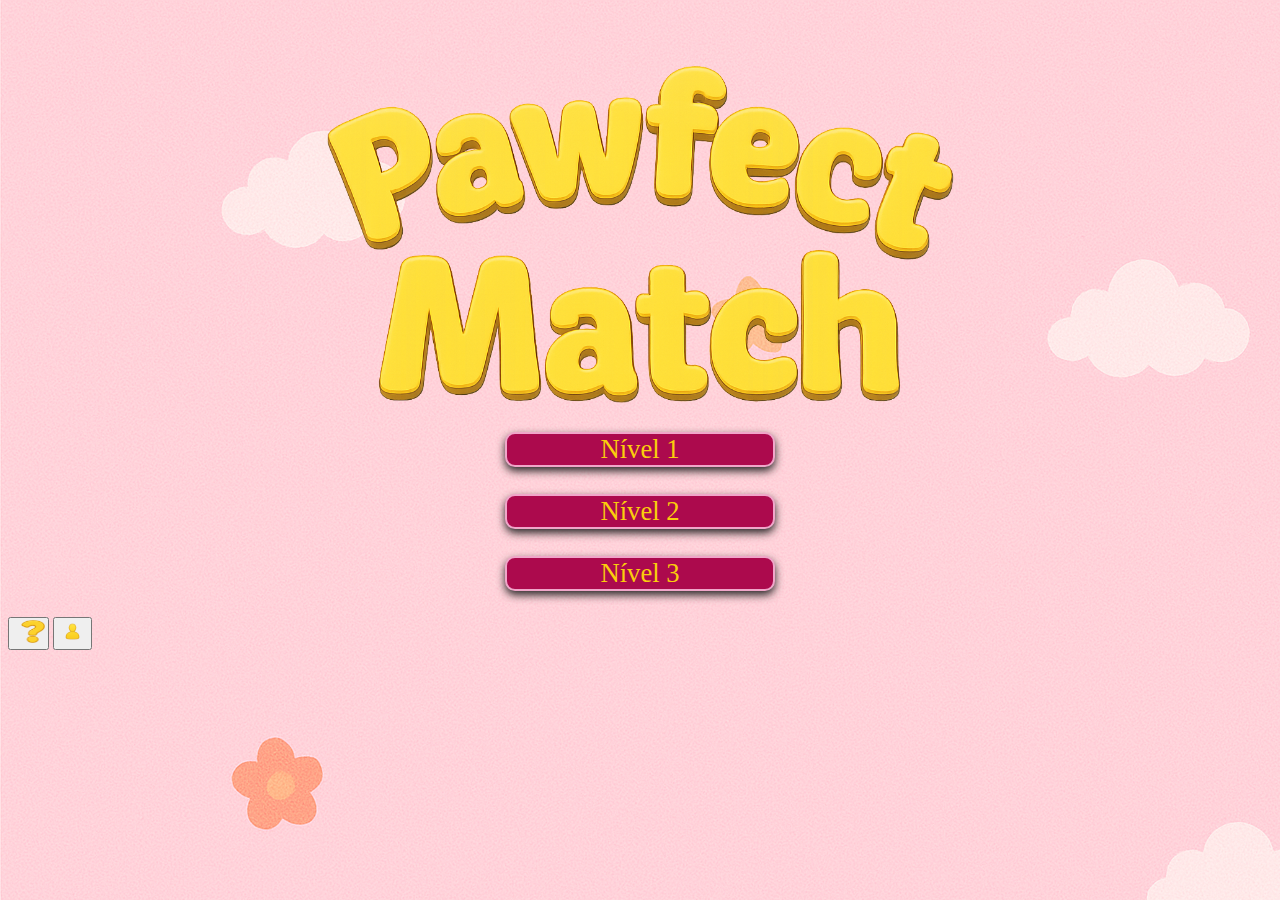
<file: index.html>
<!DOCTYPE html>
<html lang="pt">
<head>
    <meta charset="UTF-8">
    <meta name="viewport" content="width=device-width, initial-scale=1.0">
    <title>Pawfect Match</title>
    <link rel="icon" href="img/Coelhinho.png">
    <link rel="stylesheet" href="estilo/home.css">
    <link rel="stylesheet" href="estilo/responsividade.css">
</head>
<body>
    <div id="container">
        <header id="cab">
            <img id="titulo" src="img/titulo.png" alt="logo">
        </header>

        <!-- BOTÕES NIVEIS -->
        <nav id="menu"> 
            <a class="niveis" href="nivel1.html">Nível 1 </a>
            <a class="niveis" href="nivel2.html">Nível 2 </a>
            <a class="niveis" href="nivel3.html">Nível 3 </a>
        </nav>

        <!-- BOTÕES  -->
        <section id="main">
            <button id="btn1" class="button"> 
                <a id="como" href="comoJoga.html">
                    <img class="ft_botao" id="ftbotaocomo" src="img/comoimg.png" alt="home">
                </a>
            </button>
            
            <button id="btn2" class="button"> 
                <a id="sobre" href="sobreEquipe.html">
                    <img class="ft_botao" id="ftbotaosobre" src="img/equipe.png" alt="equipe"> 
                </a>
            </button>
        </section>
        <footer id="rod"></footer>
    </div>
</body>
</html>
</file>
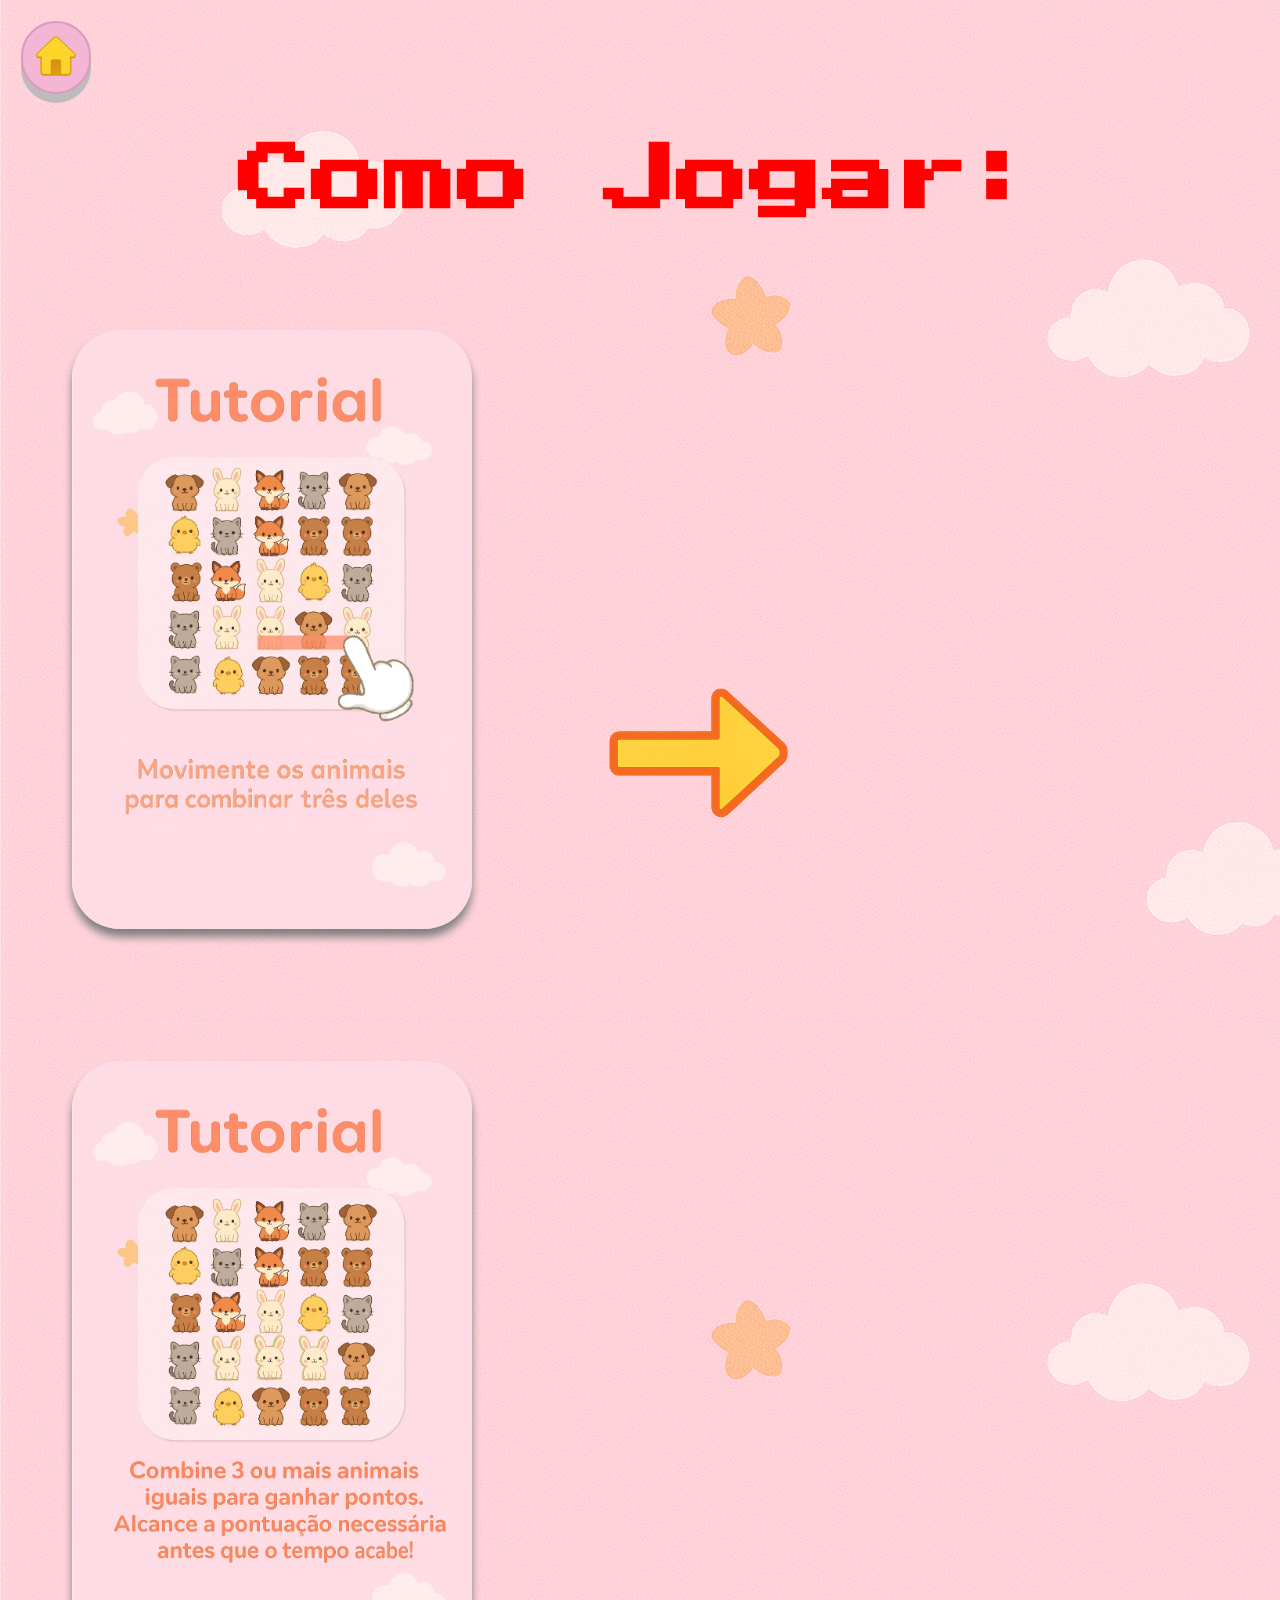
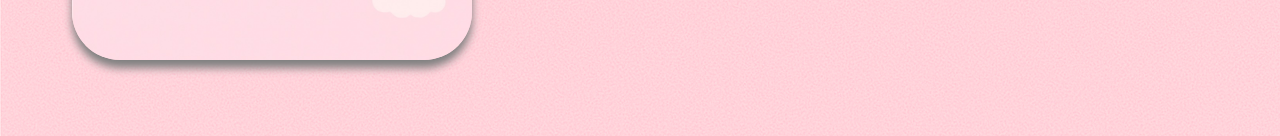
<file: comoJoga.html>
<!DOCTYPE html>
<html lang="pt">
<head>
    <meta charset="UTF-8">
    <meta name="viewport" content="width=device-width, initial-scale=1.0">
    <title>Jogo</title>
    <link rel="icon" href="img/Coelhinho.png">

    <script src="script/jogo.js"></script>
    <link rel="stylesheet" href="estilo/sobre_como.css">
</head>
<body>
    <div id="container">
        <button class="button"> 
            <a href="index.html"> 
                <img  id="botaoHome" src="img/home.png" alt="index">
            </a> 
        </button> 
        <header id="cab"> 
            <h1> Como Jogar: </h1>
        </header>
        <section id="main"> 
            <img class="tutorial" src="img/tutorial_1.jpg" alt="">
            <img id="seta" src="img/seta.png" alt="">
            <img class="tutorial" src="img/tutorial_2.jpg" alt="">
           
        </section>
        <footer id="rod"></footer>
    </div> 
</body>
</html>
</file>
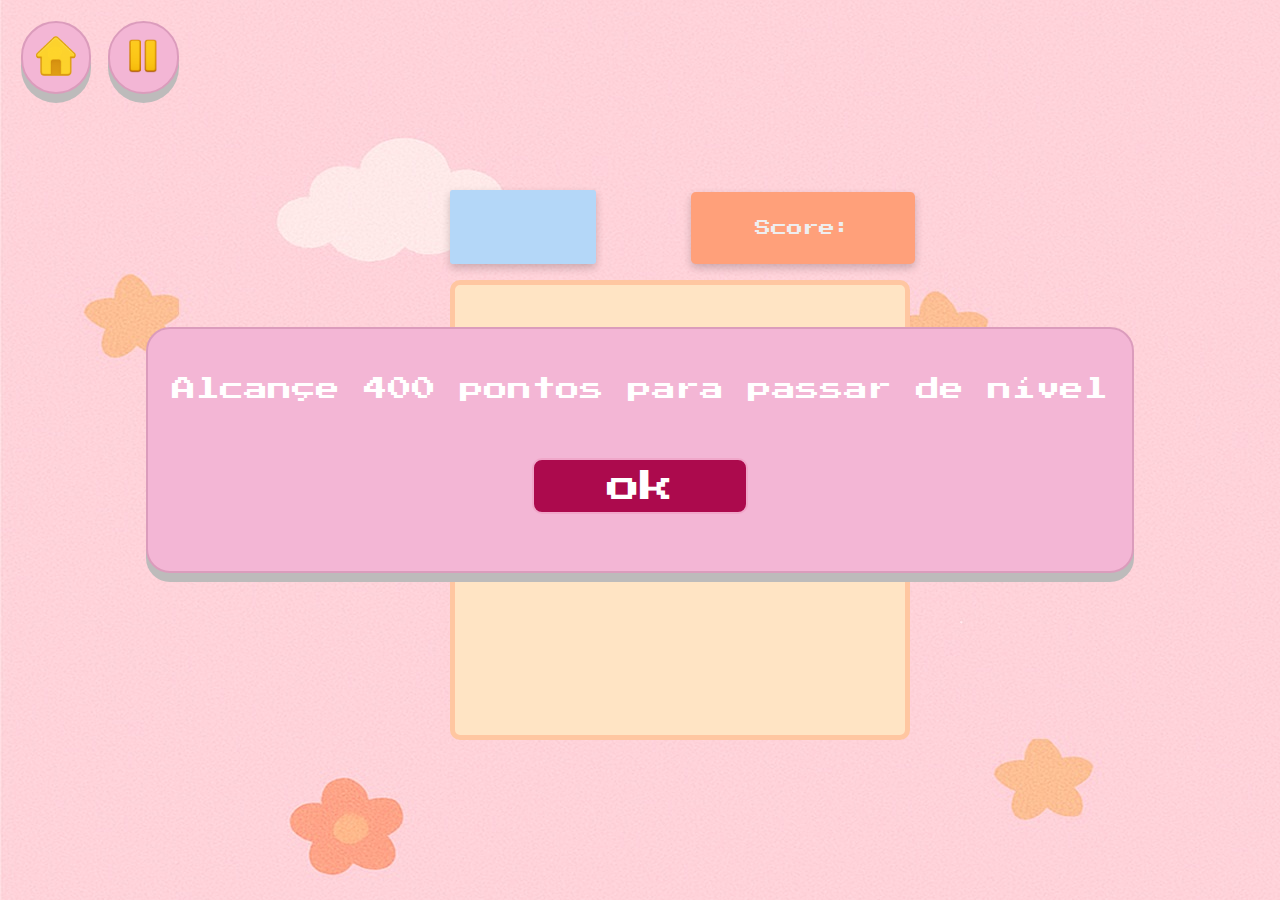
<file: nivel1.html>
<!DOCTYPE html>
<html lang="pt">

<head>
    <meta charset="UTF-8">
    <meta name="viewport" content="width=device-width, initial-scale=1.0">
    <title>Pawfect Match</title>
    <link rel="icon" href="img/Coelhinho.png">
    <link rel="stylesheet" href="estilo/jogo.css">
    <link rel="stylesheet" href="estilo/responsividade.css">

</head>

<body>

    <div id="container">
        <button class="button">
            <a href="index.html">
                <img id="botaoHome" src="img/home.png" alt="index">
            </a>
        </button>

         <button onclick="btnPause()"   class="button">  
                <img  id="botaoPause" src="img/pause.png" alt="index"> 
        </button> 


        <header id="cab"></header>

        <section id="main">
            <div id="timer"></div>

            <div class="score">
                <span id="labelScore"> Score: </span><span id="score"></span>
            </div>

            <div id="board">

            </div>
        </section>

        <footer id="rod"></footer>


    </div>

    <div id="modal_container">
        <!-- regra inicial -->
        <div class="modal" id="regra">
            <p>Alcançe 400 pontos para passar de nível</p>
            <button class="botaoModal" id="botao_ok_regra">ok</button><!-- botao de ok -->
        </div>

        <!-- perdeu -->
        <div id="perdeu" class="modal modal-escondido">

            <p> Você perdeu!!! </p>

            <div class="modalBtnContainer">

                <a class="botaoModal botaoDeNovo" href="nivel1.html"><!--botao jogar novamente  -->
                    <img src="img/denovo.png" alt="denovo">
                </a>

                <a class="botaoModal" href="index.html"><!-- botao do home  -->
                    <img src="img/home.png" alt="index">
                </a>

            </div>
        </div>


        <!-- ganhou -->
        <div id="ganhou" class="modal modal-escondido">
            <p> Você ganhou!!! </p>

            <div class="modalBtnContainer">

                <a class="botaoModal botaoDeNovo" href="nivel1.html">
                    <img src="img/denovo.png" alt="denovo">
                </a>

                <a class="botaoModal" href="nivel2.html">
                    <img src="img/proximo.png" alt="proximonivel">
                </a>

            </div>
        </div>

        <!--pause-->
        <div id="pause" class="modal modal-escondido">
            <p>Jogo pausado</p>

            <div class="modalBtnContainer">
                <a class="botaoModal" href="index.html">
                    <img src="img/home.png" alt="index"><!-- botao do home -->
                </a>


                <button id="btnResume" class="botaoModal"> 
                    <img src="img/replay.png" alt="replay"> <!--botao de resumir jogo-->
                </button>

            </div>
        </div>
    </div>



    <script src="script/jogo.js"></script>
    <script src="script/nivel1.js"></script>
</body>

</html>
</file>
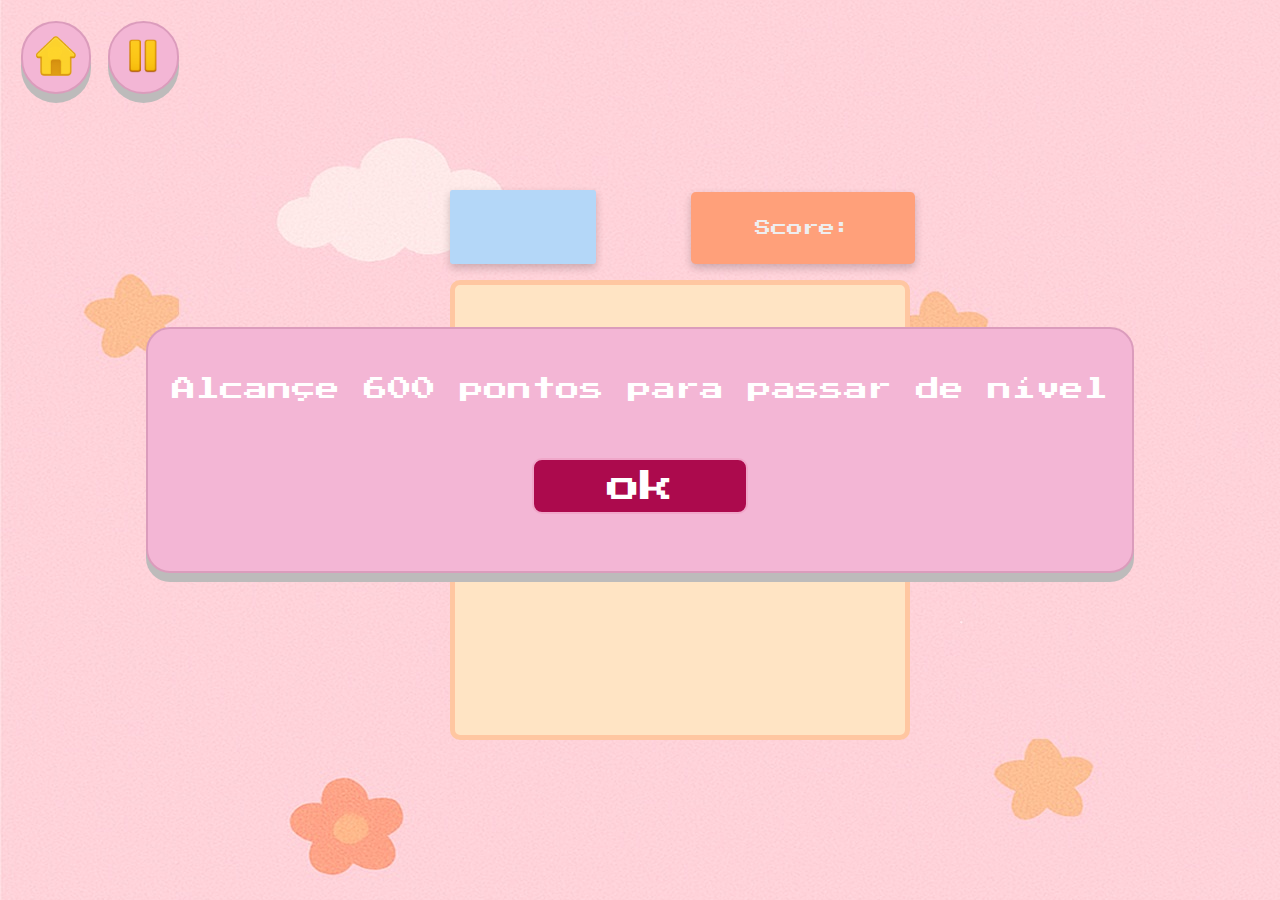
<file: nivel2.html>
<!DOCTYPE html>
<html lang="pt">

<head>
    <meta charset="UTF-8">
    <meta name="viewport" content="width=device-width, initial-scale=1.0">
    <title>Pawfect Match</title>
    <link rel="icon" href="img/Coelhinho.png">
    <link rel="stylesheet" href="estilo/jogo.css">
    <link rel="stylesheet" href="estilo/responsividade.css">

</head>

<body>

    <div id="container">
        <button class="button">
            <a href="index.html">
                <img id="botaoHome" src="img/home.png" alt="index">
            </a>
        </button>


         <button onclick="btnPause()"   class="button">  
                <img  id="botaoPause" src="img/pause.png" alt="index"> 
        </button> 


        <header id="cab"></header>

        <section id="main">
            <div id="timer"></div>

            <div class="score">
                <span id="labelScore"> Score: </span><span id="score"></span>
            </div>

            <div id="board">

            </div>
        </section>

        <div id="modal_container">
            <!-- regra inicial -->
            <div class="modal" id="regra">
                <p>Alcançe 600 pontos para passar de nível</p>
                <button class="botaoModal" id="botao_ok_regra">ok</button><!-- botao de ok -->
            </div>

            <!-- perdeu -->
            <div id="perdeu" class="modal modal-escondido">

                <p> Você perdeu!!! </p>

                <div class="modalBtnContainer">
                    
                    <a class="botaoModal" id="botaoDeNovo" href="nivel2.html"><!--botao jogar novamente  -->
                        <img src="img/denovo.png" alt="denovo">
                    </a>

                    <a class="botaoModal" href="index.html"><!-- botao do home  -->
                        <img src="img/home.png" alt="index">
                    </a>

                </div>
            </div>


            <!-- ganhou -->
            <div id="ganhou" class="modal modal-escondido">
                <p> Você ganhou!!! </p>

                <div class="modalBtnContainer">

                    <a class="botaoModal" id="botaoDeNovo2" href="nivel2.html">
                        <img src="img/denovo.png" alt="denovo">
                    </a>

                    <a class="botaoModal" href="nivel3.html">
                        <img src="img/proximo.png" alt="proximo">
                    </a>

                </div>
            </div>

            <!--pause-->
            <div id="pause" class="modal modal-escondido">
                <p>Jogo pausado</p>

                <div class="modalBtnContainer">
                    <a class="botaoModal" href="index.html">
                        <img src="img/home.png" alt="index"><!-- botao do home -->
                    </a>


                    <button id="btnResume" class="botaoModal">
                        <img src="img/replay.png" alt="replay"> <!--botao de resumir jogo-->
                    </button>

                </div>
            </div>
        </div>

        <footer id="rod"></footer>

        <script src="script/jogo.js"></script>
        <script src="script/nivel2.js"></script>
</body>

</html>
</file>
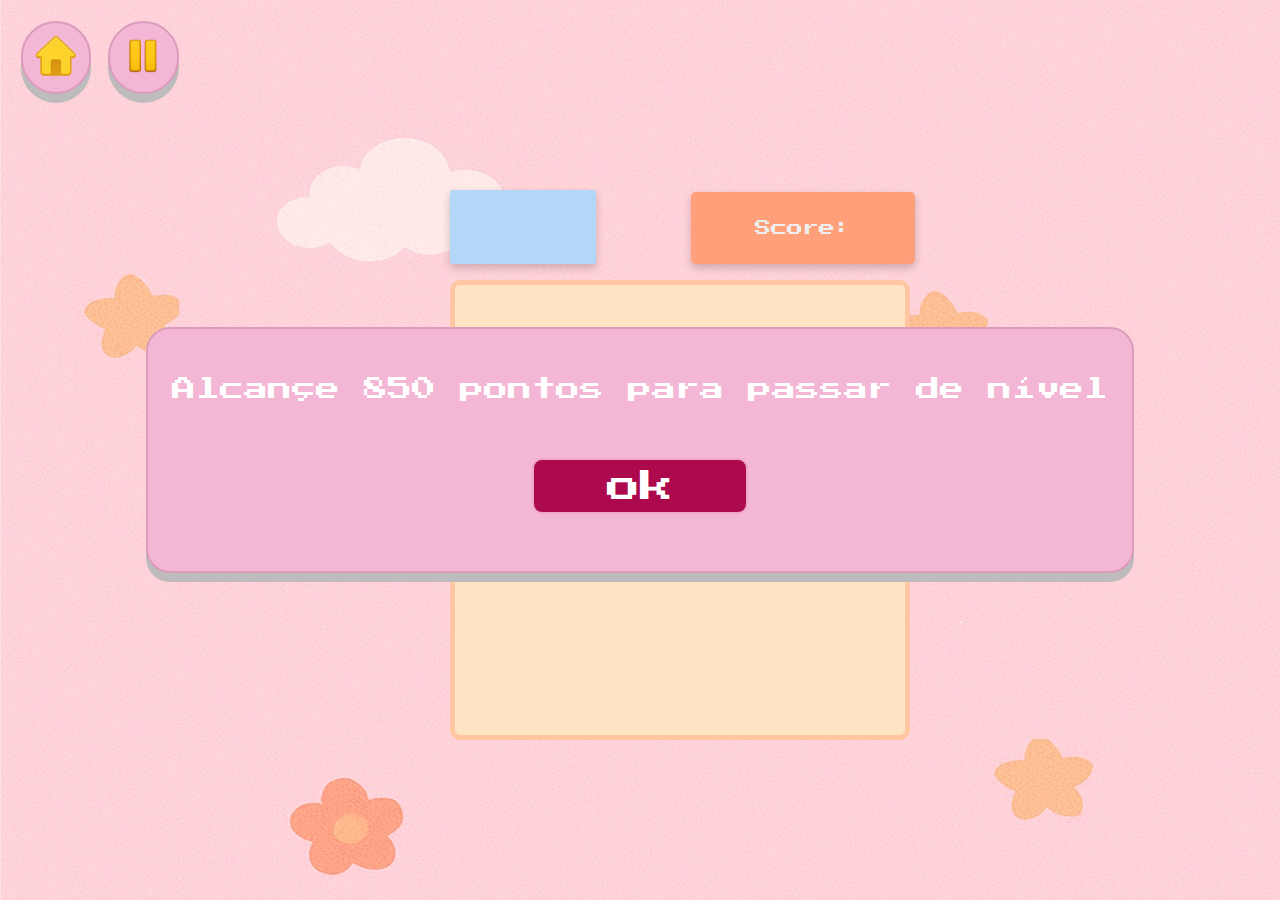
<file: nivel3.html>
<!DOCTYPE html>
<html lang="pt">

<head>
    <meta charset="UTF-8">
    <meta name="viewport" content="width=device-width, initial-scale=1.0">
    <title>Pawfect Match</title>
    <link rel="icon" href="img/Coelhinho.png">
    <link rel="stylesheet" href="estilo/jogo.css">
    <link rel="stylesheet" href="estilo/responsividade.css">

</head>

<body>

    <div id="container">
        <button class="button">
            <a href="index.html">
                <img id="botaoHome" src="img/home.png" alt="index">
            </a>
        </button>

         <button onclick="btnPause()"   class="button">  
                <img  id="botaoPause" src="img/pause.png" alt="index"> 
        </button> 


        <header id="cab"></header>

        <section id="main">
            <div id="timer"></div>

            <div class="score">
                <span id="labelScore"> Score: </span><span id="score"></span>
            </div>

            <div id="board">

            </div>
        </section>

        <div id="modal_container">
            <!-- regra inicial -->
            <div class="modal" id="regra">
                <p>Alcançe 850 pontos para passar de nível</p>
                <button class="botaoModal" id="botao_ok_regra">ok</button><!-- botao de ok -->
            </div>

            <!-- perdeu -->
            <div id="perdeu" class="modal modal-escondido">

                <p> Você perdeu!!! </p>

                <div class="modalBtnContainer">
                    <a class="botaoModal" href="index.html"><!-- botao do home  -->
                        <img src="img/home.png" alt="index">
                    </a>


                    <a class="botaoModal" id="botaoDeNovo" href="nivel3.html"><!--botao jogar novamente  -->
                        <img src="img/denovo.png" alt="denovo">
                    </a>

                </div>
            </div>


            <!-- ganhou -->
            <div id="ganhou" class="modal modal-escondido">
                <p> Você ganhou!!! </p>
                <p> Último nível </p>

                <div class="modalBtnContainer">


                    <a class="botaoModal" href="index.html"><!-- botao do home  -->
                        <img src="img/home.png" alt="index">
                    </a>


                    <a class="botaoModal" id="botaoDeNovo2" href="nivel3.html">
                        <img src="img/denovo.png" alt="denovo">
                    </a>

                </div>
            </div>

            <!--pause-->
            <div id="pause" class="modal modal-escondido">
                <p>Jogo pausado</p>

                <div class="modalBtnContainer">
                    <a class="botaoModal" href="index.html">
                        <img src="img/home.png" alt="index"><!-- botao do home -->
                    </a>


                    <button id="btnResume" class="botaoModal"> 
                        <img src="img/replay.png" alt="replay"><!--botao de resumir jogo-->
                    </button>

                </div>
            </div>
        </div>

        <footer id="rod"></footer>

        <script src="script/jogo.js"></script>
        <script src="script/nivel3.js"></script>
</body>

</html>
</file>
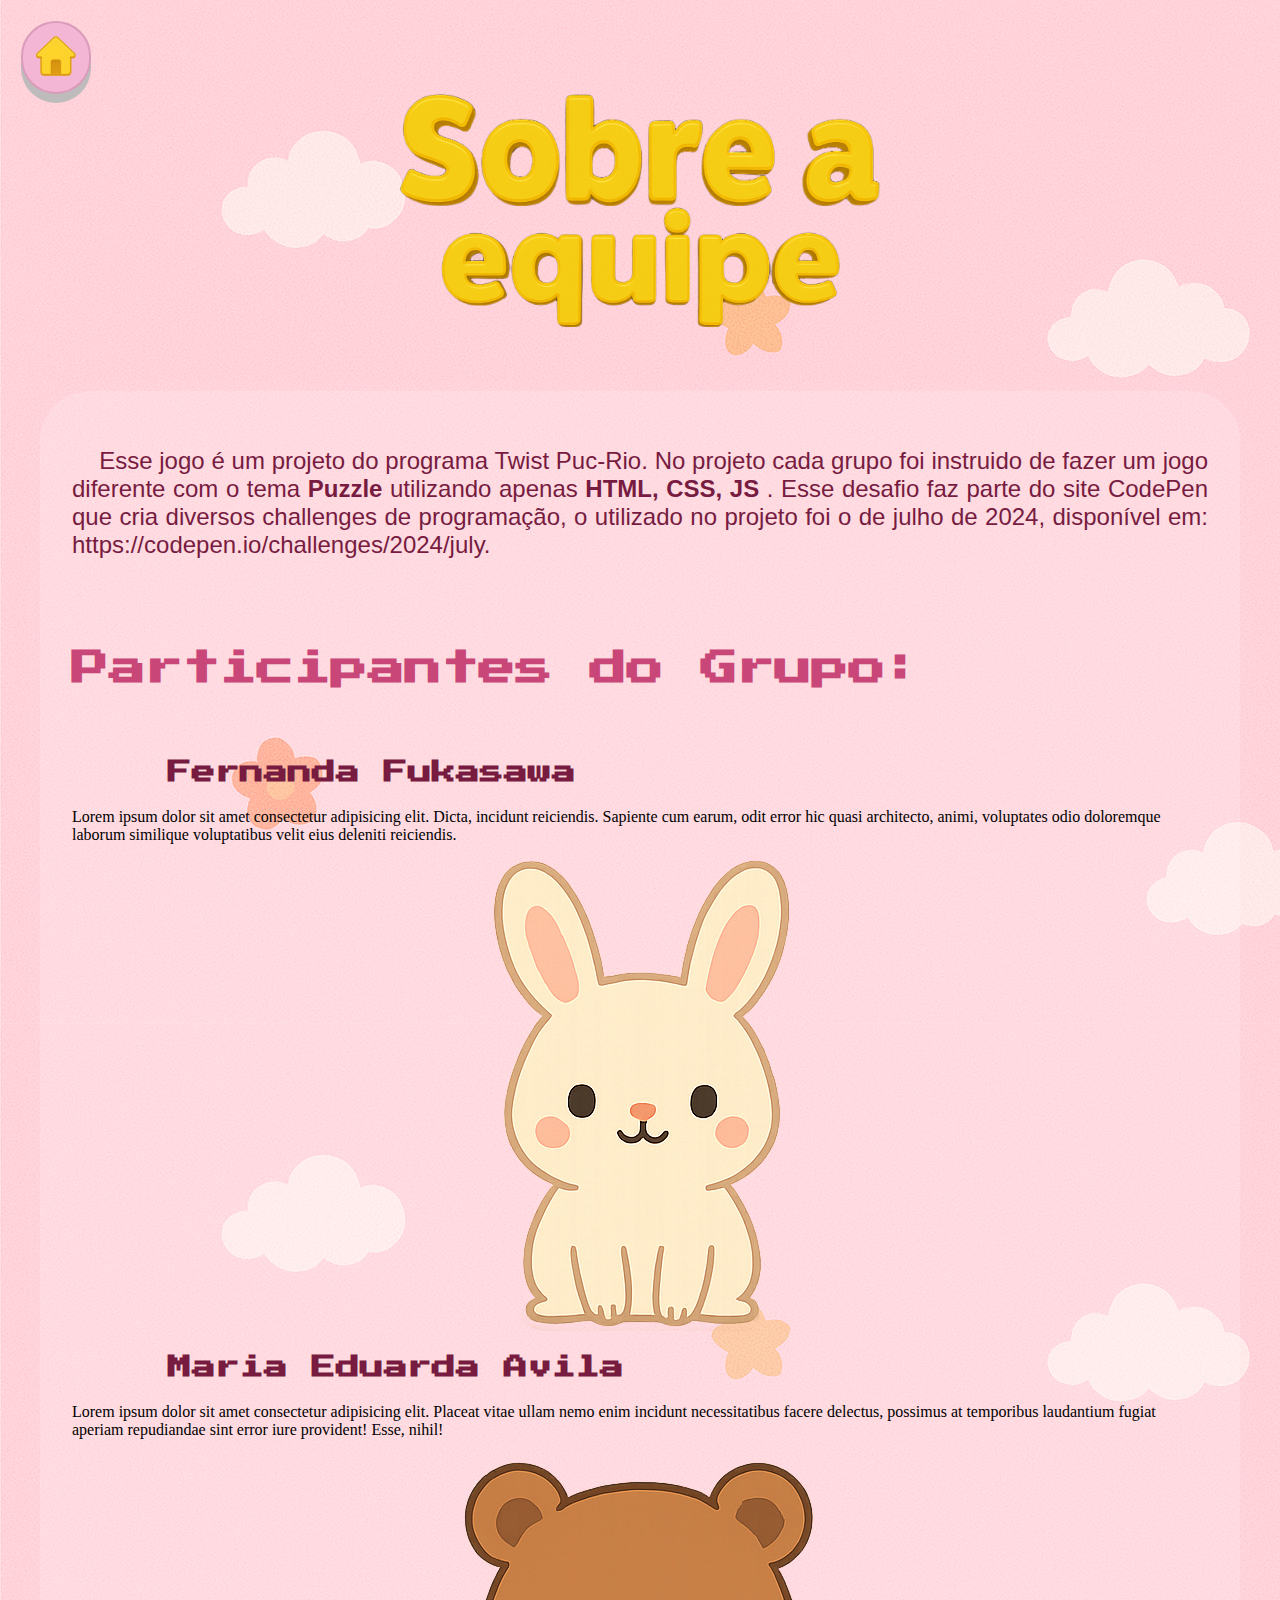
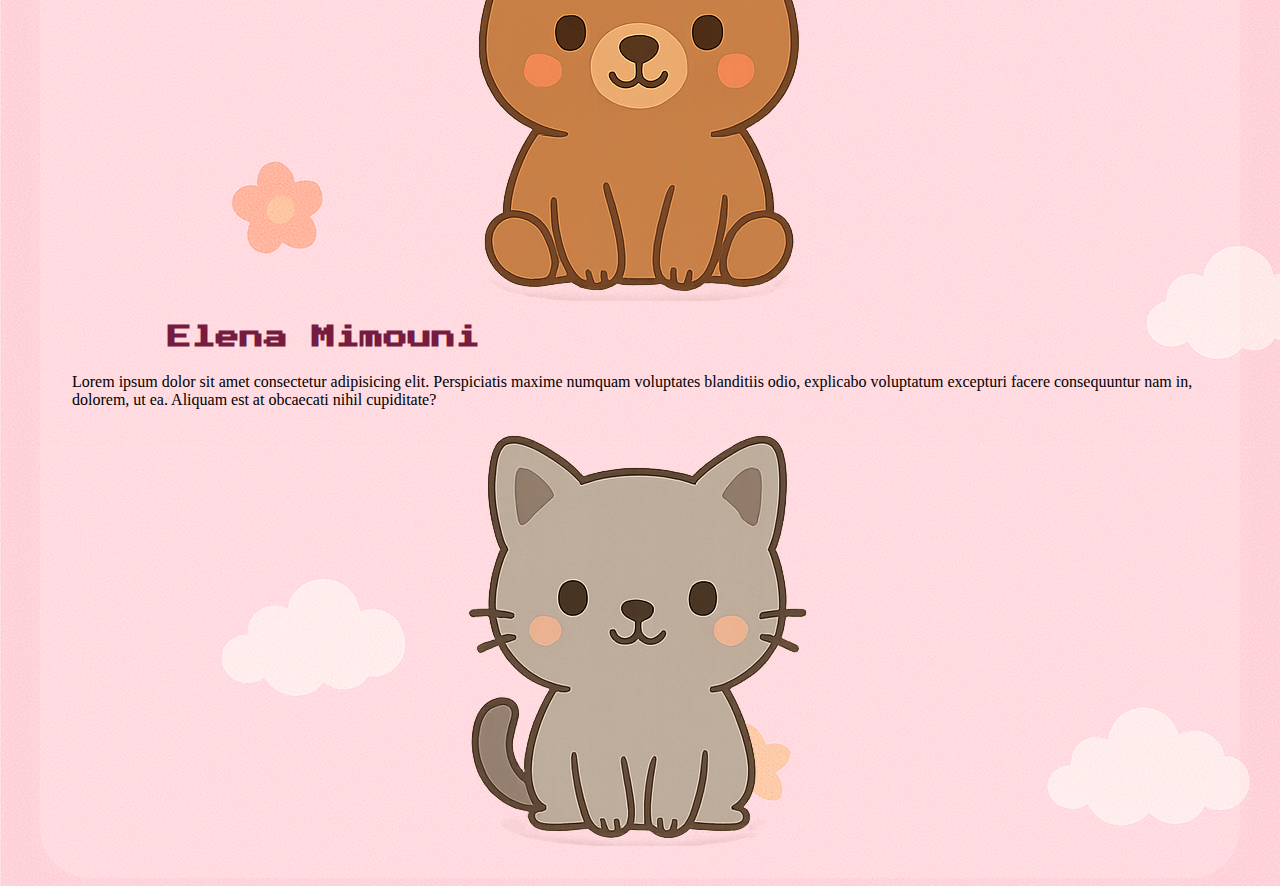
<file: sobreEquipe.html>
<!DOCTYPE html>
<html lang="pt">
<head>
    <meta charset="UTF-8">
    <meta name="viewport" content="width=device-width, initial-scale=1.0">
    <title>Jogo</title>
    <link rel="icon" href="img/Coelhinho.png">
    <script src="script/jogo.js"></script>
    <link rel="stylesheet" href="estilo/sobre_como.css">
    <link rel="stylesheet" href="estilo/responsividade.css">
</head>
<body>
    <div id="container">
        <button class="button"> 
            <a href="index.html"> 
                <img  id="botaoHome" src="img/home.png" alt="index">
            </a> 
        </button> 

        <header id="cab"> 
            <img id="tituloSobre" src="img/sobre a .png" alt="logo">
            <img id="tituloEquipe" src="img/equipe(frase).png" alt="logo">
        </header>

        <section id="box"> 
            <p id="explicacao"> 
                &nbsp; &nbsp; Esse jogo é um projeto do programa Twist Puc-Rio. No projeto cada grupo foi instruido de fazer um jogo diferente com 
                o tema <strong> Puzzle </strong> utilizando apenas <strong> HTML, CSS, JS </strong>. Esse desafio faz parte do site CodePen 
                que cria diversos challenges de programação, o utilizado no projeto foi o de julho de 2024, 
                disponível em:  https://codepen.io/challenges/2024/july.
            </p>
            </br> 
            <br/> 
            <h2 id="integrantes"> Participantes do Grupo: </h2></br>
            <h3 class="integrantes">&nbsp; &nbsp; Fernanda Fukasawa </h3>
            <p> Lorem ipsum dolor sit amet consectetur adipisicing elit. Dicta, incidunt reiciendis. Sapiente cum earum, odit error hic quasi architecto, animi, voluptates odio doloremque laborum similique voluptatibus velit eius deleniti reiciendis. </p>
            <img id="foto" src="img/Coelhinho.png" alt="foto">
            <h3 class="integrantes">&nbsp; &nbsp; Maria Eduarda Avila </h3>
            <p> Lorem ipsum dolor sit amet consectetur adipisicing elit. Placeat vitae ullam nemo enim incidunt necessitatibus facere delectus, possimus at temporibus laudantium fugiat aperiam repudiandae sint error iure provident! Esse, nihil! </p>
            <img id="foto" src="img/Ursinho.png" alt="foto">
            <h3 class="integrantes">&nbsp; &nbsp; Elena Mimouni  </h3>
            <p> Lorem ipsum dolor sit amet consectetur adipisicing elit. Perspiciatis maxime numquam voluptates blanditiis odio, explicabo voluptatum excepturi facere consequuntur nam in, dolorem, ut ea. Aliquam est at obcaecati nihil cupiditate?</p>
            <img id="foto" src="img/Gatinho.png" alt="foto">
        </section>
        <footer id="rod"></footer>
    </div> 
</body>
</html>
</file>
<file: estilo/home.css>
#titulo{
    display: center; 
    text-align: center;
    width: 45em;
    height: 20em;
    display: flex;
    justify-content: center; 
    align-items: center; 
    margin: 0 auto; 
    margin-top: 5%; 
}

#botaocomo{
    width: 3.5em; 
    height: 3.5em;
} 

#botaosobre{
    width: 3.6em; 
    height: 3.6em;
}


.button2{
    cursor: pointer;
    border:rgb(219, 156, 188)  2px solid ; 
    background-color: rgb(243, 182, 213) ;
    border-radius: 100em ;
    display: inline; 
    box-shadow: 0 9px #bdbbbb;
    padding: 1em;
    margin-bottom: 2%; 
    margin-left: 0.5%;
    margin-top: 3%;
}

.button2:hover{
    background-color: rgb(243, 182, 213) ;
}

.button2:active {
  background-color:  rgb(197, 139, 168);
  box-shadow: 0 5px #666;
  transform: translateY(1em);
}

.button1{
    cursor: pointer;
    border:rgb(219, 156, 188)  2px solid ; 
    background-color: rgb(243, 182, 213) ;
    border-radius: 100em ;
    display: inline; 
    box-shadow: 0 9px #bdbbbb;
    padding: 1em;
    margin-bottom: 2%;
    margin-left: 87%;
    justify-content: flex-end;
    margin-top: 3%;
}

.button1:hover{
    background-color: rgb(243, 182, 213) ;
}

.button1:active {
  background-color:  rgb(197, 139, 168);
  box-shadow: 0 5px #666;
  transform: translateY(1em);
}



body{
    background-image: url("../img/background_deitado.png");
    background-repeat: repeat;
}


nav{
    margin:0 auto; 
}

.niveis{
    border: rgb(240, 166, 201)  2px solid ;  
    border-radius: 10px;
    background-color: rgb(172, 10, 77) ;
    font-size: 40pt;
    text-align: center;
    display: block;
    margin: 1em auto; 
    width: 25% ;
    box-shadow: 0 4px 8px rgb(41, 39, 39) ;
}

a, a:link{
    text-decoration: none; 
    color: rgb(250, 206, 12); 
    font-family: 'Verdana';
}

a:hover{
    text-decoration: underline;
    color:aliceblue; 
    font-family: 'Verdana';
    text-shadow: 1px 1px 1px rgb(116, 99, 4) ,
                0  0 5px rgb(197, 162, 3) ,
                0  0  15px rgb(240, 205, 7), 
                0  0  25px rgb(253, 249, 7) ;
    text-decoration: none; 
}
</file>
<file: estilo/responsividade.css>
/*como jogar */

@media screen and (max-width: 700px) {
    #como {
        width: 35%;
        margin-left: 15%;
        margin-bottom: 3%;
    }

    #jogar {
        width: 35%;
        margin-left: 4%;
    }

    #ftbotaohome{
        width: 1.8em;
        height: 1.8em;
    }

    .tutorial {
        width: 30%;
        margin-left: 5%;
        margin-right: 5%;
    }


    #seta {
        display: inline-block;
        width: 13%;
        height: 13%;
        margin-left: 2%;
        margin-right: 2%;
        margin-top: 20%;
        visibility: hidden;
    }


}



@media screen and (min-width: 700px) and (max-width: 1900px ){

    #como {
        width: 29%;
        margin-left: 15%;
        margin-bottom: 2%;
    }

    #jogar{
        width: 28%;
        margin-left: 4%;
    }

    #ftbotaohome{
        width: 3em; 
        height: 3em;
    }     

    .tutorial{
        width: 25%;
        margin-left: 7%;
        margin-right: 7%;
    }


    #seta{ 
        display: inline-block; 
        width: 13%;
        height: 13%;
        margin-left: 2%;
        margin-right: 2%;
        margin-top: 20%;

        /*visibility: hidden;*/
    }
}




/*Home*/
@media screen and (min-width: 301px) and ( max-width: 780px ){
    #titulo{
        display: center; 
        text-align: center;
        width: 50%;
        height: 30%;
        display: flex;
        justify-content: center; 
        align-items: center; 
        margin: 0 auto; 
        margin-top: 5%; 
    }

    .niveis{
        font-size: 20pt;
        width: 10em ;
    }


    #ftbotaocomo{
    width: 1.9em; 
    height: 1.7em;
    } 

    #ftbotaosobre{
        width: 1.7em; 
        height: 1.7em;
    }

    .button1{
        margin-left: 60%;
        margin-top: 25%;
    }

}

@media screen and (min-width: 780px) and ( max-width: 1300px ){
    #titulo{
        display: center; 
        text-align: center;
        width: 50%;
        height: 30%;
        display: flex;
        justify-content: center; 
        align-items: center; 
        margin: 0 auto; 
        margin-top: 5%; 
    }

    .niveis{
        font-size: 20pt;
        width: 10em;
    }

    #ftbotaocomo{
    width: 1.9em; 
    height: 1.7em;
    } 

    #ftbotaosobre{
        width: 1.7em; 
        height: 1.7em;
    }

    .button1{
        margin-left: 70%;
        margin-top: 25%;
    }

}



/* sobre a equipe */

@media screen and (max-width: 768px) {

    #tituloSobre {
        width: 40%;
        height: 40%;
    }

    #tituloEquipe {
        width: 38%;
        height: 38%;
        margin-left: 30%;
    }

    #foto {
        width: 25%;
    }


    body {
        display: flex;
    }

    #integrantes {
        font-size: 15pt;

    }

    .integrantes {
        font-size: 15pt;
        text-align: start;
    }

    #explicacao {
        font-size: 15pt;
    }

    .texto{
        font-size: 15pt;
    }

}

@media screen and (min-width: 769px) and (max-width: 1024px) {

    #tituloSobre {
        width: 50%;
        height: 50%;
    }

    #tituloEquipe {
        width: 48%;
        height: 48%;
        margin-left: 30%;
    }

    #foto {
        width: 25%;
    }


    body {
        display: flex;
    }

    #integrantes {
        font-size: 25pt;

    }

    .integrantes {
        font-size: 20pt;
        text-align: start;
    }

    #explicacao {
        font-size: 15pt;
    }

    .texto{
        font-size: 15pt;
    }
}


/*jogo*/
@media screen and (max-width: 1000px) {
    .score{
        margin-left: 87%;
    }
}

@media screen and (min-width: 1000px) and (max-width: 1300px) {
    .score{
        margin-left: 54%;
    }
}
</file>
<file: estilo/sobre_como.css>
@font-face {
    font-family: game;
    src: url(../font/Press_Start_2P/PressStart2P-Regular.ttf);
}


@media screen and (max-width: 768px){

#tituloSobre{
    display: center; 
    text-align: center;
    width: 19em;
    height: 5.5em;
    display: flex;
    justify-content: center; 
    align-items: center; 
    margin: 0 auto; 
    
}



#tituloEquipe{
    display: center; 
    text-align: center;
    width: 17em;
    height: 6em;
    display: flex;
    justify-content: center; 
    align-items: center; 
    margin: 0 auto;
}

#como{
    width: 26em;
    margin-left: 28em;
    margin-bottom: 2.5em;

}

#foto{
    display: flex;
    justify-content: center; 
    align-items: center; 
    margin: 0 auto; 
}

#jogar{
    width: 28em;
    margin-left: 3em;
}

.titulo{
    display: inline-block;
}

#como{
    width: 26em;
    margin-left: 28em;
    margin-bottom: 2.5em;

}

#jogar{
    width: 28em;
    margin-left: 3em;
}

.titulo{
    display: inline-block;
}

#botaoHome{
    width: 3em; 
    height: 3em;
} 

.button{
    cursor: pointer;
    border:rgb(219, 156, 188)  2px solid ; 
    background-color: rgb(243, 182, 213) ;
    border-radius: 100em ;
    display: inline; 
    box-shadow: 0 9px #bdbbbb;
    padding: 1em;
    margin-left: 1%;
    margin-top: 1%;
}

.button:hover{
    background-color: rgb(243, 182, 213) ;
}

.button:active {
  background-color:  rgb(197, 139, 168);
  box-shadow: 0 5px #666;
  transform: translateY(1em);
}



header h1{
    display: center ; 
    text-align: center ;
    font-size: 55pt;
    color:rgb(253, 209, 13);
    ffont-family: "game";
}


body{
    display: flex;
    background-image: url("../img/background_deitado.jpg");
    background-repeat: no-repeat;
}



#home{
    border: rgb(189, 56, 118)  2px solid ; 
    background-color: rgb(243, 182, 213) ;
    font-size: 20pt;
    text-align: center;
    border-radius: 50px ;
    display: inline; 
    justify-content: flex-end; 
    box-shadow: 0 4px 8px rgb(41, 39, 39) ;
}

#integrantes{
    font-size: 28pt;
    font-family: "game";
    color: rgb(201, 70, 120); 
}

.integrantes{
    font-size: 18pt;
    text-align: justify ;
    font-family: "game";
    color: rgb(119, 27, 65);
}

a, a:link{
    text-decoration: none; 
    color: rgb(250, 206, 12); 
    font-family: 'Verdana';
}

a:hover{
    text-decoration: underline;
    color:aliceblue; 
    font-family: "game";
    text-shadow: 1px 1px 1px rgb(116, 99, 4) ,
                0  0 5px rgb(197, 162, 3) ,
                0  0  15px rgb(240, 205, 7), 
                0  0  25px rgb(253, 249, 7) ;
    text-decoration: none; 
}

.tutorial{
    width: 30em;
    margin: 4em;
    margin-left: 8.5em;
    box-shadow: 0 0.5em 0.5em 0 grey;
    border-radius: 3em;
    display: inline-block;
    box-sizing: content-box;
}

#seta{
    width: 20em;
    height: 30em;
    margin-bottom: 8em;
    margin-left: 6em;
    display: inline-block;
    box-sizing: content-box;
}

#box{
    backdrop-filter: blur (8px);
    box-shadow: 0 0 30px rgba(255,255,255,0.1);
    background-color: rgba(255, 255, 255, 0.2) ;
    margin-top: 4em;
    padding: 2em; 
    margin-left: 2em ;
    margin-right: 2em ;
    border-radius: 50px;
}

#explicacao{
    font-size: 18pt;
    text-align: justify ;
    font-family: 'Arial';
    color: rgb(119, 27, 65);
}




}




@media screen and (min-width: 769px) and (max-width: 1024px){
    #tituloSobre{
        display: center; 
        text-align: center;
        width: 26em;
        height: 6em;
        display: flex;
        justify-content: center; 
        align-items: center; 
        margin: 0 auto; 
        
    }



    #tituloEquipe{
        display: center; 
        text-align: center;
        width: 22em;
        height: 7em;
        display: flex;
        justify-content: center; 
        align-items: center; 
        margin: 0 auto;
    }



    #foto{
    display: flex;
    justify-content: center; 
    align-items: center; 
    margin: 0 auto; 
    }

    #botaoHome{
        width: 3em; 
        height: 3em;
    } 

    .button{
        cursor: pointer;
        border:rgb(219, 156, 188)  2px solid ; 
        background-color: rgb(243, 182, 213) ;
        border-radius: 100em ;
        display: inline; 
        box-shadow: 0 9px #bdbbbb;
        padding: 1em;
        margin-left: 1%;
        margin-top: 1%;
    }

    .button:hover{
        background-color: rgb(243, 182, 213) ;
    }

    .button:active {
    background-color:  rgb(197, 139, 168);
    box-shadow: 0 5px #666;
    transform: translateY(1em);
    }



    header h1{
        display: center ; 
        text-align: center ;
        font-size: 55pt;
        color:rgb(253, 209, 13);
        font-family: "game";
    }


    body{
        background-image: url("../img/background_deitado.jpg");
        background-repeat: no-repeat;
    }



    #home{
        border: rgb(189, 56, 118)  2px solid ; 
        background-color: rgb(243, 182, 213) ;
        font-size: 20pt;
        text-align: center;
        border-radius: 50px ;
        display: inline; 
        justify-content: flex-end; 
        box-shadow: 0 4px 8px rgb(41, 39, 39) ;
    }

    #integrantes{
        font-size: 28pt;
        font-family: "game";
        color: rgb(201, 70, 120); 
    }

    .integrantes{
        font-size: 18pt;
        text-align: justify ;
        
        color: rgb(119, 27, 65);
    }

    a, a:link{
        text-decoration: none; 
        color: rgb(250, 206, 12); 
        font-family: "game";
    }

    a:hover{
        text-decoration: underline;
        color:aliceblue; 
        font-family: "game";
        text-shadow: 1px 1px 1px rgb(116, 99, 4) ,
                    0  0 5px rgb(197, 162, 3) ,
                    0  0  15px rgb(240, 205, 7), 
                    0  0  25px rgb(253, 249, 7) ;
        text-decoration: none; 
    }

    .tutorial{
        width: 25em;
        margin: 4em;
        box-shadow: 0 0.5em 0.5em 0 grey;
        border-radius: 3em;
        display: inline-block;
    }

    #seta{
        width: 20em;
        height: 30em;
        display: inline-block;

    }

    #box{
        backdrop-filter: blur (8px);
        box-shadow: 0 0 30px rgba(255,255,255,0.1);
        background-color: rgba(255, 255, 255, 0.2) ;
        margin-top: 4em;
        padding: 2em; 
        margin-left: 2em ;
        margin-right: 2em ;
        border-radius: 50px;
    }

    #explicacao{
        font-size: 18pt;
        text-align: justify ;
        font-family: 'Arial';
        color: rgb(119, 27, 65);
    }
}



@media screen and (min-width: 1025px){
        
    #tituloSobre{
        display: center; 
        text-align: center;
        width: 30em;
        height: 7em;
        display: flex;
        justify-content: center; 
        align-items: center; 
        margin: 0 auto; 
        
    }



    #tituloEquipe{
        display: center; 
        text-align: center;
        width: 25em;
        height: 8esm;
        display: flex;
        justify-content: center; 
        align-items: center; 
        margin: 0 auto;
    }

    #botaoHome{
        width: 3em; 
        height: 3em;
    } 
    

    #foto{
    display: flex;
    justify-content: center; 
    align-items: center; 
    margin: 0 auto; 
    }

    .button{
        cursor: pointer;
        border:rgb(219, 156, 188)  2px solid ; 
        background-color: rgb(243, 182, 213) ;
        border-radius: 100em ;
        display: inline; 
        box-shadow: 0 9px #bdbbbb;
        padding: 1em;
        margin-left: 1%;
        margin-top: 1%;
    }

    .button:hover{
        background-color: rgb(243, 182, 213) ;
    }

    .button:active {
    background-color:  rgb(197, 139, 168);
    box-shadow: 0 5px #666;
    transform: translateY(1em);
    }



    header h1{
        display: center ; 
        text-align: center ;
        font-size: 55pt;
        color:rgb(253, 209, 13);
        color: red;
        font-family: "game";
    }


    body{
        background-image: url("../img/background_deitado.png");
        background-repeat: repeat;
    }



    #home{
        border: rgb(189, 56, 118)  2px solid ; 
        background-color: rgb(243, 182, 213) ;
        font-size: 20pt;
        text-align: center;
        border-radius: 50px ;
        display: inline; 
        justify-content: flex-end; 
        box-shadow: 0 4px 8px rgb(41, 39, 39) ;
    }

    #integrantes{
        font-size: 28pt;
        font-family: "game";
        color: rgb(201, 70, 120); 
    }

    .integrantes{
        font-size: 18pt;
        text-align: justify ;
        font-family: "game";
        color: rgb(119, 27, 65);
    }

    a, a:link{
        text-decoration: none; 
        color: rgb(250, 206, 12); 
        font-family: "game";
    }

    a:hover{
        text-decoration: underline;
        color:aliceblue; 
        font-family: "game";
        text-shadow: 1px 1px 1px rgb(116, 99, 4) ,
                    0  0 5px rgb(197, 162, 3) ,
                    0  0  15px rgb(240, 205, 7), 
                    0  0  25px rgb(253, 249, 7) ;
        text-decoration: none; 
    }

    .tutorial{
        width: 25em;
        margin: 4em;
        box-shadow: 0 0.5em 0.5em 0 grey;
        border-radius: 3em;
        display: inline-block;
    }

    #seta{
        width: 20em;
        height: 30em;
        display: inline-block;

    }

    #box{
        backdrop-filter: blur (8px);
        box-shadow: 0 0 30px rgba(255,255,255,0.1);
        background-color: rgba(255, 255, 255, 0.2) ;
        margin-top: 4em;
        padding: 2em; 
        margin-left: 2em ;
        margin-right: 2em ;
        border-radius: 50px;
    }

    #explicacao{
        font-size: 18pt;
        text-align: justify ;
        font-family: 'Arial';
        color: rgb(119, 27, 65);
    }
}
</file>
<file: estilo/jogo.css>
@font-face {
    font-family: game;
    src: url(../font/Press_Start_2P/PressStart2P-Regular.ttf);
}


body{

    background-image: url("../img/background_deitado.jpg");
    background-repeat: no-repeat;
}


#timer{
    font-size: 2em; 
    background-color: rgb(180, 215, 248);
    padding: 0.03em;
    width: 6em;
    height: 3em;
    margin-left: 35%;
    margin-top: 4em;
    border-radius: 0.1em;
    align-items: center;
    text-align: center;
    font-family: "game";
    font-size: 1.5em;
    color: rgb(123, 154, 219);
    box-shadow: 0 4px 8px 0 rgba(0, 0, 0, 0.2);
}

.score{
    font-size: 2em; 
    background-color: lightsalmon;
    margin-top: -4.5em;
    margin-left: 47%;
    width: 14em;
    height: 4.5em;
    border-radius: 0.3em;
    border: rgb(157, 183, 233);
    align-items: center;
    text-align: center;
    align-content: center;
    font-family: "game";
    font-size: 1em;
    color: rgb(238, 238, 240);
    box-shadow: 0 4px 8px 0 rgba(0, 0, 0, 0.2);
}

#board {
    width: 450px;
    height: 450px;
    background-color: bisque;
    border: 5px solid rgb(255, 198, 161);
    border-radius: 10px;
    margin-left: 35%; 
    margin-top: 1em;
    display: flex;
    flex-wrap: wrap;
    align-items: center;
}

#board img {
    width: 50px;
    height: 50px;
}


#botaoHome{
    width: 3em; 
    height: 3em;
} 

#botaoPause{
    width: 3em; 
    height: 3em;
} 

.button{
    cursor: pointer;
    border:rgb(219, 156, 188)  2px solid ; 
    background-color: rgb(243, 182, 213) ;
    border-radius: 100em ;
    display: inline; 
    box-shadow: 0 9px #bdbbbb;
    padding: 1em;
    margin-left: 1%;
    margin-top: 1%;
}

.button:hover{
    background-color: rgb(243, 182, 213) ;
}

.button:active {
  background-color:  rgb(197, 139, 168);
  box-shadow: 0 5px #666;
  transform: translateY(1em);
}

#modal_container{
    position: absolute;
    inset: 0;
    display: flex;
    flex-flow: column nowrap;
    justify-content: center;
    align-items: center;
    z-index: 1;
    /*pointer-events: auto;*/
}

.modal{
    
    border:rgb(219, 156, 188)  2px solid ; 
    background-color: rgb(243, 182, 213) ;
    border-radius: 1em;
    box-shadow: 0 9px #bdbbbb;
    padding: 1em;
    color: white;
    font-size: 1.5rem;
    display: flex;
    flex-flow: column nowrap;
    align-items: center;
    font-family: "game";
}

.botaoModal{
    border: rgb(240, 166, 201)  2px solid ;  
    border-radius: 10px;
    background-color: rgb(172, 10, 77) ;
    font-size: 25pt;
    text-align: center;
    margin: 1em auto; 
    padding: 1%;
    width: 23% ;
    /*box-shadow: 0 4px 8px rgb(41, 39, 39) ;*/
    color: white;
    font-family: "game";
    appearance: none;
    text-decoration: none;
    display: flex;
    flex-flow: column nowrap;
    justify-content: center;
    align-items: center;
}

.botaoModal:active{
  background-color:  rgb(132, 6, 59);
  box-shadow: 0 5px #666;
  transform: translateY(1em);
}

.botaoModal img{
    width: 100%;
    height: 100%;
    object-fit: contain;
    max-height: 2em;
}

.modal-escondido{
    display: none;
}

.modalBtnContainer{
    display: flex;
    flex-flow: row;
    align-items: center;
}

.botaoDeNovo{
    width: 30%;
}

a, a:link{
    text-decoration: none; 
    color: rgb(250, 206, 12); 
    font-family: "game";
}

a:hover{
    text-decoration: underline;
    color:aliceblue; 
    font-family: "game";
    text-shadow: 1px 1px 1px rgb(116, 99, 4) ,
                0  0 5px rgb(197, 162, 3) ,
                0  0  15px rgb(240, 205, 7), 
                0  0  25px rgb(253, 249, 7) ;
    text-decoration: none; 
}

#btnResume{
    width: 30%;
}
</file>
